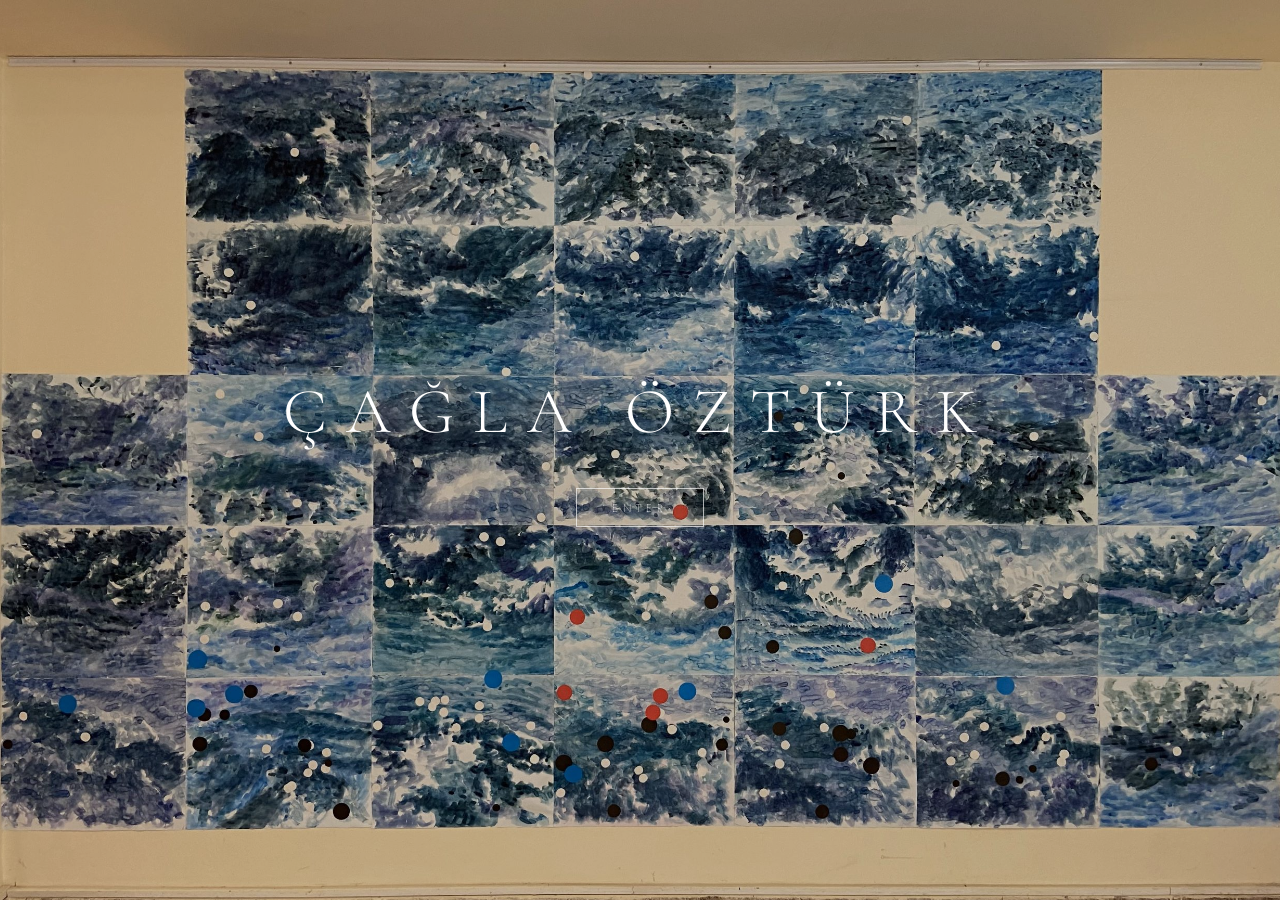
<file: index.html>
<!DOCTYPE html>
<html lang="en">
<head>
  <meta charset="UTF-8">
  <meta name="viewport" content="width=device-width, initial-scale=1.0">
  <title>Çağla Öztürk — Artist</title>
  <link rel="icon" type="image/svg+xml" href="favicon.svg">
  <link rel="preconnect" href="https://fonts.googleapis.com">
  <link href="https://fonts.googleapis.com/css2?family=Cormorant+Garamond:ital,wght@0,300;0,400;1,300&family=Jost:wght@200;300;400&display=swap" rel="stylesheet">
  <style>
    *, *::before, *::after { box-sizing: border-box; margin: 0; padding: 0; }

    html, body {
      width: 100%; height: 100%;
      overflow: hidden;
    }

    body {
      font-family: 'Jost', sans-serif;
      background: #f5f3ef;
    }

    .splash {
      position: relative;
      width: 100vw;
      height: 100vh;
      display: flex;
      align-items: center;
      justify-content: center;
    }

    .splash-bg {
      position: absolute;
      inset: 0;
      background-image: url('images/cagla_buyuk_Dalga-2024.jpg');
      background-size: cover;
      background-position: center;
      filter: brightness(0.78);
    }

    .splash-content {
      position: relative;
      z-index: 1;
      text-align: center;
      color: #fff;
    }

    .splash-name {
      font-family: 'Cormorant Garamond', serif;
      font-weight: 300;
      font-size: clamp(1.8rem, 5vw, 4.2rem);
      letter-spacing: 0.3em;
      text-transform: uppercase;
      margin-bottom: 2.4rem;
      text-shadow: 0 2px 24px rgba(0,0,0,0.25);
    }

    .enter-link {
      display: inline-block;
      font-family: 'Jost', sans-serif;
      font-weight: 200;
      font-size: 0.7rem;
      letter-spacing: 0.45em;
      text-transform: uppercase;
      color: #fff;
      text-decoration: none;
      border: 1px solid rgba(255,255,255,0.65);
      padding: 0.65rem 2.2rem;
      transition: background 0.35s, border-color 0.35s;
    }

    .enter-link:hover {
      background: rgba(255,255,255,0.12);
      border-color: rgba(255,255,255,0.95);
    }
  </style>
</head>
<body>
  <div class="splash">
    <div class="splash-bg"></div>
    <div class="splash-content">
      <h1 class="splash-name">Çağla Öztürk</h1>
      <a class="enter-link" href="paintings.html">Enter</a>
    </div>
  </div>
</body>
</html>
</file>
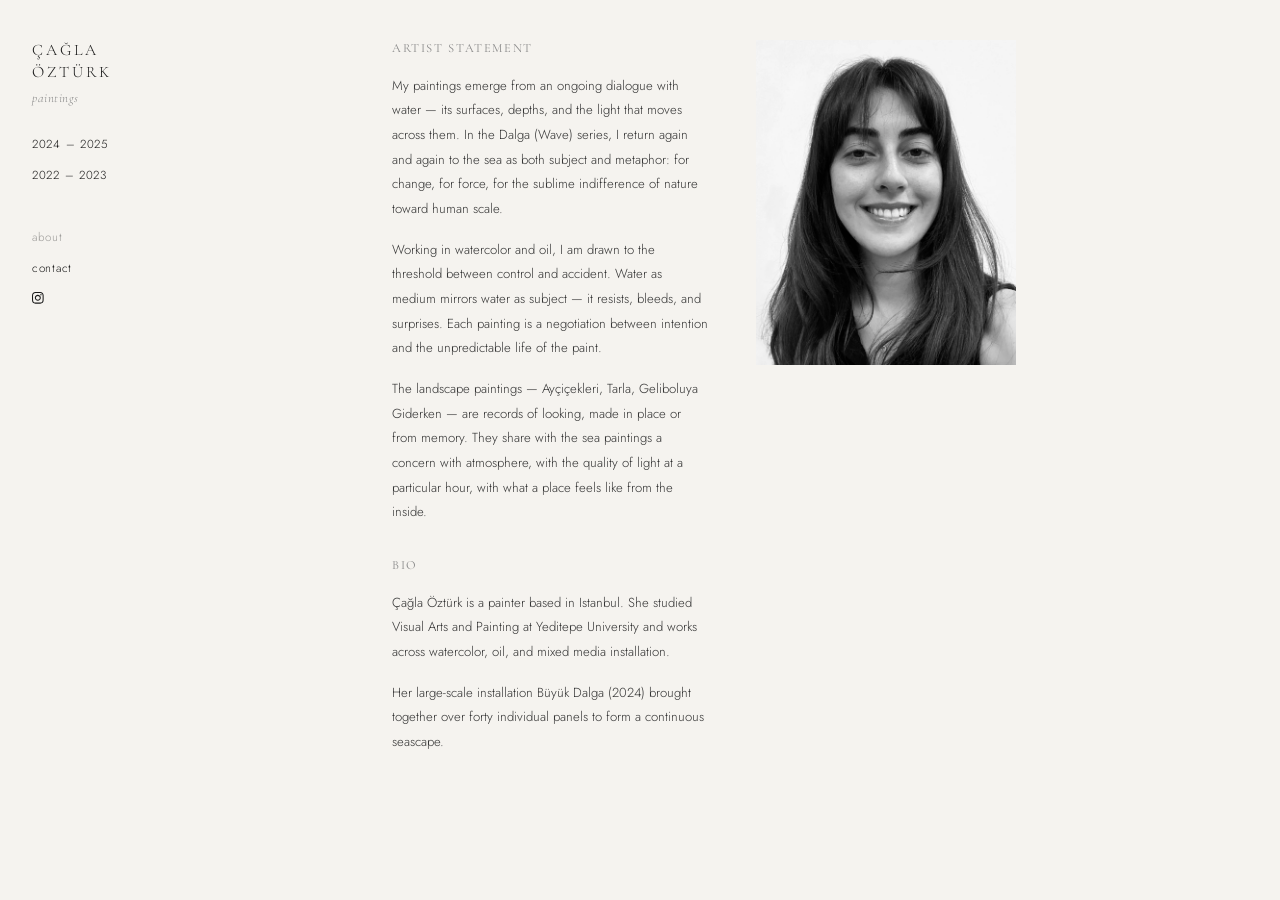
<file: about.html>
<!DOCTYPE html>
<html lang="en">
<head>
  <meta charset="UTF-8">
  <meta name="viewport" content="width=device-width, initial-scale=1.0">
  <title>About — Çağla Öztürk</title>
  <link rel="icon" type="image/svg+xml" href="favicon.svg">
  <link rel="preconnect" href="https://fonts.googleapis.com">
  <link href="https://fonts.googleapis.com/css2?family=Cormorant+Garamond:ital,wght@0,300;0,400;1,300&family=Jost:wght@200;300;400&display=swap" rel="stylesheet">
  <link rel="stylesheet" href="style.css">
  <style>
    .about-grid {
      display: grid;
      grid-template-columns: 1fr 1fr;
      gap: 3rem;
      max-width: 680px;
      width: 100%;
      align-items: start;
    }

    .about-text h2 {
      font-family: 'Cormorant Garamond', serif;
      font-weight: 400;
      font-size: 0.78rem;
      letter-spacing: 0.13em;
      text-transform: uppercase;
      color: var(--muted);
      margin-bottom: 1.1rem;
    }

    .about-text p {
      font-size: 0.82rem;
      line-height: 1.88;
      color: #333;
      margin-bottom: 1rem;
    }

    .about-photo img {
      width: 100%;
      max-width: 260px;
      display: block;
    }

    @media (max-width: 600px) {
      .about-grid {
        grid-template-columns: 1fr;
      }
      .about-photo { order: -1; }
    }
  </style>
</head>
<body>

<div class="mobile-header">
  <a class="mobile-artist-name" href="index.html">Çağla Öztürk</a>
  <button class="menu-toggle" id="menuToggle" aria-label="Toggle menu">
    <span></span><span></span><span></span>
  </button>
</div>

<nav id="mobileNav" class="mobile-nav">
  <a href="paintings.html">2024 – 2025</a>
  <a href="paintings.html">2022 – 2023</a>
  <a href="about.html">about</a>
  <a href="contact.html">contact</a>
  <a href="https://www.instagram.com/caglaozturkk3/" target="_blank" rel="noopener" class="ig-link" aria-label="instagram">
    <svg viewBox="0 0 24 24" xmlns="http://www.w3.org/2000/svg"><path d="M12 2.163c3.204 0 3.584.012 4.85.07 3.252.148 4.771 1.691 4.919 4.919.058 1.265.069 1.645.069 4.849 0 3.205-.012 3.584-.069 4.849-.149 3.225-1.664 4.771-4.919 4.919-1.266.058-1.644.07-4.85.07-3.204 0-3.584-.012-4.849-.07-3.26-.149-4.771-1.699-4.919-4.92-.058-1.265-.07-1.644-.07-4.849 0-3.204.013-3.583.07-4.849.149-3.227 1.664-4.771 4.919-4.919 1.266-.057 1.645-.069 4.849-.069zm0-2.163c-3.259 0-3.667.014-4.947.072-4.358.2-6.78 2.618-6.98 6.98-.059 1.281-.073 1.689-.073 4.948 0 3.259.014 3.668.072 4.948.2 4.358 2.618 6.78 6.98 6.98 1.281.058 1.689.072 4.948.072 3.259 0 3.668-.014 4.948-.072 4.354-.2 6.782-2.618 6.979-6.98.059-1.28.073-1.689.073-4.948 0-3.259-.014-3.667-.072-4.947-.196-4.354-2.617-6.78-6.979-6.98-1.281-.059-1.69-.073-4.949-.073zm0 5.838c-3.403 0-6.162 2.759-6.162 6.162s2.759 6.163 6.162 6.163 6.162-2.759 6.162-6.163c0-3.403-2.759-6.162-6.162-6.162zm0 10.162c-2.209 0-4-1.79-4-4 0-2.209 1.791-4 4-4s4 1.791 4 4c0 2.21-1.791 4-4 4zm6.406-11.845c-.796 0-1.441.645-1.441 1.44s.645 1.44 1.441 1.44c.795 0 1.439-.645 1.439-1.44s-.644-1.44-1.439-1.44z"/></svg>
  </a>
</nav>

<div class="site-wrap">

  <nav class="nav-left">
    <div class="artist-name"><a href="index.html">Çağla Öztürk</a></div>
    <div class="nav-label-paintings">paintings</div>

    <ul class="nav-periods">
      <li><a href="paintings.html">2024 – 2025</a></li>
      <li><a href="paintings.html">2022 – 2023</a></li>
    </ul>

    <ul class="nav-secondary">
      <li><a href="about.html" class="active">about</a></li>
      <li><a href="contact.html">contact</a></li>
      <li>
        <a href="https://www.instagram.com/caglaozturkk3/" target="_blank" rel="noopener" class="ig-link" aria-label="instagram">
          <svg viewBox="0 0 24 24" xmlns="http://www.w3.org/2000/svg"><path d="M12 2.163c3.204 0 3.584.012 4.85.07 3.252.148 4.771 1.691 4.919 4.919.058 1.265.069 1.645.069 4.849 0 3.205-.012 3.584-.069 4.849-.149 3.225-1.664 4.771-4.919 4.919-1.266.058-1.644.07-4.85.07-3.204 0-3.584-.012-4.849-.07-3.26-.149-4.771-1.699-4.919-4.92-.058-1.265-.07-1.644-.07-4.849 0-3.204.013-3.583.07-4.849.149-3.227 1.664-4.771 4.919-4.919 1.266-.057 1.645-.069 4.849-.069zm0-2.163c-3.259 0-3.667.014-4.947.072-4.358.2-6.78 2.618-6.98 6.98-.059 1.281-.073 1.689-.073 4.948 0 3.259.014 3.668.072 4.948.2 4.358 2.618 6.78 6.98 6.98 1.281.058 1.689.072 4.948.072 3.259 0 3.668-.014 4.948-.072 4.354-.2 6.782-2.618 6.979-6.98.059-1.28.073-1.689.073-4.948 0-3.259-.014-3.667-.072-4.947-.196-4.354-2.617-6.78-6.979-6.98-1.281-.059-1.69-.073-4.949-.073zm0 5.838c-3.403 0-6.162 2.759-6.162 6.162s2.759 6.163 6.162 6.163 6.162-2.759 6.162-6.163c0-3.403-2.759-6.162-6.162-6.162zm0 10.162c-2.209 0-4-1.79-4-4 0-2.209 1.791-4 4-4s4 1.791 4 4c0 2.21-1.791 4-4 4zm6.406-11.845c-.796 0-1.441.645-1.441 1.44s.645 1.44 1.441 1.44c.795 0 1.439-.645 1.439-1.44s-.644-1.44-1.439-1.44z"/></svg>
        </a>
      </li>
    </ul>
  </nav>

  <main class="site-main">
    <div class="about-grid">

      <div class="about-text">
        <h2>Artist Statement</h2>
        <p>
          My paintings emerge from an ongoing dialogue with water — its surfaces, depths, and the light that moves across them. In the Dalga (Wave) series, I return again and again to the sea as both subject and metaphor: for change, for force, for the sublime indifference of nature toward human scale.
        </p>
        <p>
          Working in watercolor and oil, I am drawn to the threshold between control and accident. Water as medium mirrors water as subject — it resists, bleeds, and surprises. Each painting is a negotiation between intention and the unpredictable life of the paint.
        </p>
        <p>
          The landscape paintings — Ayçiçekleri, Tarla, Geliboluya Giderken — are records of looking, made in place or from memory. They share with the sea paintings a concern with atmosphere, with the quality of light at a particular hour, with what a place feels like from the inside.
        </p>

        <h2 style="margin-top: 2rem;">Bio</h2>
        <p>
          Çağla Öztürk is a painter based in Istanbul. She studied Visual Arts and Painting at Yeditepe University and works across watercolor, oil, and mixed media installation.
        </p>
        <p>
          Her large-scale installation Büyük Dalga (2024) brought together over forty individual panels to form a continuous seascape.
        </p>
      </div>

      <div class="about-photo">
        <img src="images/cagla.webp" alt="Çağla Öztürk">
      </div>

    </div>
  </main>

</div>

<script>
  const menuToggle = document.getElementById('menuToggle');
  const mobileNav  = document.getElementById('mobileNav');
  menuToggle.addEventListener('click', () => {
    const open = mobileNav.classList.toggle('open');
    menuToggle.classList.toggle('is-open', open);
  });
</script>
</body>
</html>
</file>
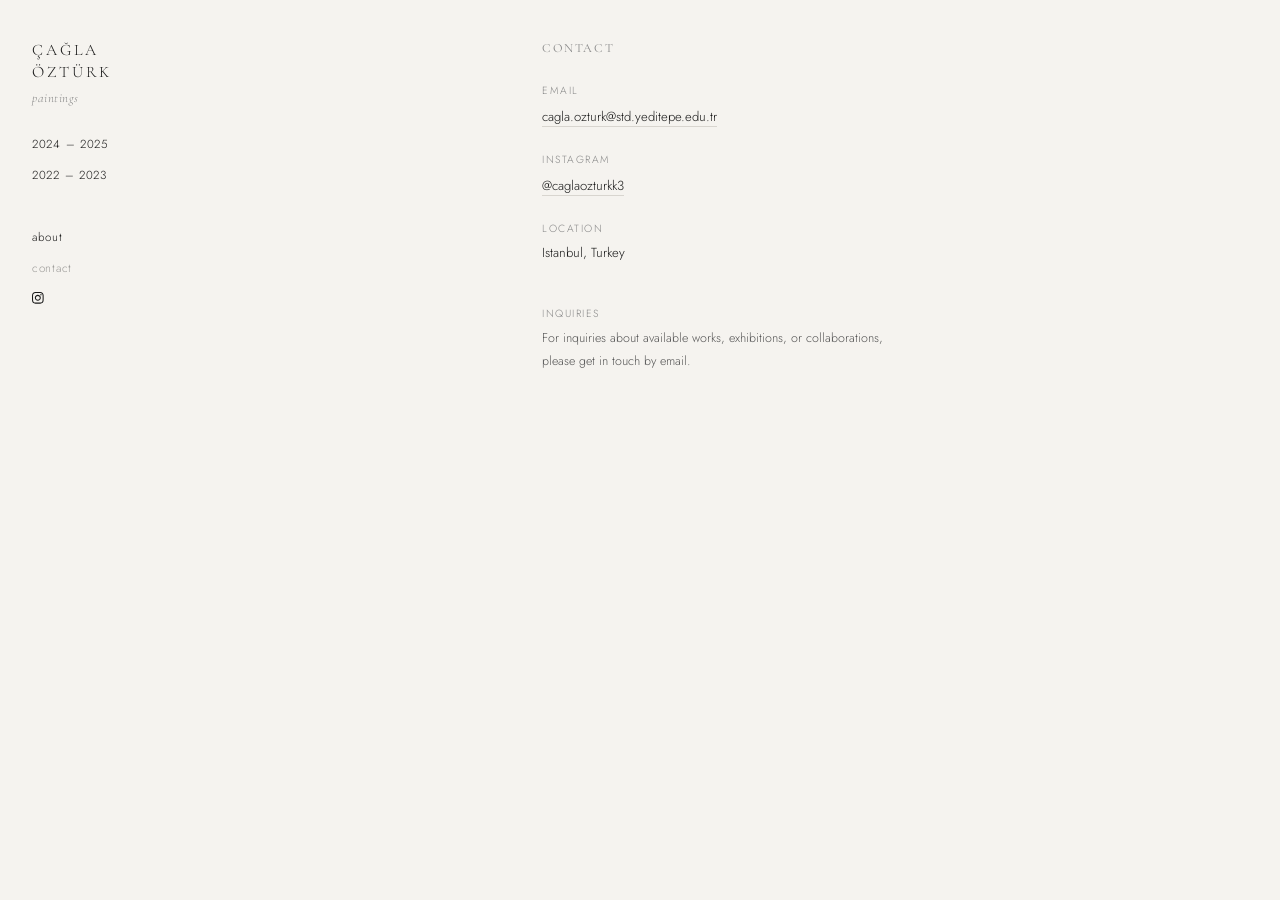
<file: contact.html>
<!DOCTYPE html>
<html lang="en">
<head>
  <meta charset="UTF-8">
  <meta name="viewport" content="width=device-width, initial-scale=1.0">
  <title>Contact — Çağla Öztürk</title>
  <link rel="icon" type="image/svg+xml" href="favicon.svg">
  <link rel="preconnect" href="https://fonts.googleapis.com">
  <link href="https://fonts.googleapis.com/css2?family=Cormorant+Garamond:ital,wght@0,300;0,400;1,300&family=Jost:wght@200;300;400&display=swap" rel="stylesheet">
  <link rel="stylesheet" href="style.css">
  <style>
    .contact-wrap {
      max-width: 380px;
      width: 100%;
    }

    .contact-wrap h2 {
      font-family: 'Cormorant Garamond', serif;
      font-weight: 400;
      font-size: 0.78rem;
      letter-spacing: 0.13em;
      text-transform: uppercase;
      color: var(--muted);
      margin-bottom: 1.6rem;
    }

    .contact-item {
      margin-bottom: 1.4rem;
    }

    .contact-item .label {
      font-size: 0.65rem;
      letter-spacing: 0.15em;
      text-transform: uppercase;
      color: var(--muted);
      margin-bottom: 0.3rem;
    }

    .contact-item a, .contact-item p {
      font-size: 0.82rem;
      line-height: 1.7;
      color: var(--text);
    }

    .contact-item a {
      border-bottom: 1px solid var(--border);
      transition: border-color 0.2s;
    }
    .contact-item a:hover {
      border-color: var(--text);
    }
  </style>
</head>
<body>

<div class="mobile-header">
  <a class="mobile-artist-name" href="index.html">Çağla Öztürk</a>
  <button class="menu-toggle" id="menuToggle" aria-label="Toggle menu">
    <span></span><span></span><span></span>
  </button>
</div>

<nav id="mobileNav" class="mobile-nav">
  <a href="paintings.html">2024 – 2025</a>
  <a href="paintings.html">2022 – 2023</a>
  <a href="about.html">about</a>
  <a href="contact.html">contact</a>
  <a href="https://www.instagram.com/caglaozturkk3/" target="_blank" rel="noopener" class="ig-link" aria-label="instagram">
    <svg viewBox="0 0 24 24" xmlns="http://www.w3.org/2000/svg"><path d="M12 2.163c3.204 0 3.584.012 4.85.07 3.252.148 4.771 1.691 4.919 4.919.058 1.265.069 1.645.069 4.849 0 3.205-.012 3.584-.069 4.849-.149 3.225-1.664 4.771-4.919 4.919-1.266.058-1.644.07-4.85.07-3.204 0-3.584-.012-4.849-.07-3.26-.149-4.771-1.699-4.919-4.92-.058-1.265-.07-1.644-.07-4.849 0-3.204.013-3.583.07-4.849.149-3.227 1.664-4.771 4.919-4.919 1.266-.057 1.645-.069 4.849-.069zm0-2.163c-3.259 0-3.667.014-4.947.072-4.358.2-6.78 2.618-6.98 6.98-.059 1.281-.073 1.689-.073 4.948 0 3.259.014 3.668.072 4.948.2 4.358 2.618 6.78 6.98 6.98 1.281.058 1.689.072 4.948.072 3.259 0 3.668-.014 4.948-.072 4.354-.2 6.782-2.618 6.979-6.98.059-1.28.073-1.689.073-4.948 0-3.259-.014-3.667-.072-4.947-.196-4.354-2.617-6.78-6.979-6.98-1.281-.059-1.69-.073-4.949-.073zm0 5.838c-3.403 0-6.162 2.759-6.162 6.162s2.759 6.163 6.162 6.163 6.162-2.759 6.162-6.163c0-3.403-2.759-6.162-6.162-6.162zm0 10.162c-2.209 0-4-1.79-4-4 0-2.209 1.791-4 4-4s4 1.791 4 4c0 2.21-1.791 4-4 4zm6.406-11.845c-.796 0-1.441.645-1.441 1.44s.645 1.44 1.441 1.44c.795 0 1.439-.645 1.439-1.44s-.644-1.44-1.439-1.44z"/></svg>
  </a>
</nav>

<div class="site-wrap">

  <nav class="nav-left">
    <div class="artist-name"><a href="index.html">Çağla Öztürk</a></div>
    <div class="nav-label-paintings">paintings</div>

    <ul class="nav-periods">
      <li><a href="paintings.html">2024 – 2025</a></li>
      <li><a href="paintings.html">2022 – 2023</a></li>
    </ul>

    <ul class="nav-secondary">
      <li><a href="about.html">about</a></li>
      <li><a href="contact.html" class="active">contact</a></li>
      <li>
        <a href="https://www.instagram.com/caglaozturkk3/" target="_blank" rel="noopener" class="ig-link" aria-label="instagram">
          <svg viewBox="0 0 24 24" xmlns="http://www.w3.org/2000/svg"><path d="M12 2.163c3.204 0 3.584.012 4.85.07 3.252.148 4.771 1.691 4.919 4.919.058 1.265.069 1.645.069 4.849 0 3.205-.012 3.584-.069 4.849-.149 3.225-1.664 4.771-4.919 4.919-1.266.058-1.644.07-4.85.07-3.204 0-3.584-.012-4.849-.07-3.26-.149-4.771-1.699-4.919-4.92-.058-1.265-.07-1.644-.07-4.849 0-3.204.013-3.583.07-4.849.149-3.227 1.664-4.771 4.919-4.919 1.266-.057 1.645-.069 4.849-.069zm0-2.163c-3.259 0-3.667.014-4.947.072-4.358.2-6.78 2.618-6.98 6.98-.059 1.281-.073 1.689-.073 4.948 0 3.259.014 3.668.072 4.948.2 4.358 2.618 6.78 6.98 6.98 1.281.058 1.689.072 4.948.072 3.259 0 3.668-.014 4.948-.072 4.354-.2 6.782-2.618 6.979-6.98.059-1.28.073-1.689.073-4.948 0-3.259-.014-3.667-.072-4.947-.196-4.354-2.617-6.78-6.979-6.98-1.281-.059-1.69-.073-4.949-.073zm0 5.838c-3.403 0-6.162 2.759-6.162 6.162s2.759 6.163 6.162 6.163 6.162-2.759 6.162-6.163c0-3.403-2.759-6.162-6.162-6.162zm0 10.162c-2.209 0-4-1.79-4-4 0-2.209 1.791-4 4-4s4 1.791 4 4c0 2.21-1.791 4-4 4zm6.406-11.845c-.796 0-1.441.645-1.441 1.44s.645 1.44 1.441 1.44c.795 0 1.439-.645 1.439-1.44s-.644-1.44-1.439-1.44z"/></svg>
        </a>
      </li>
    </ul>
  </nav>

  <main class="site-main">
    <div class="contact-wrap">
      <h2>Contact</h2>

      <div class="contact-item">
        <p class="label">Email</p>
        <a href="mailto:cagla.ozturk@std.yeditepe.edu.tr">cagla.ozturk@std.yeditepe.edu.tr</a>
      </div>

      <div class="contact-item">
        <p class="label">Instagram</p>
        <a href="https://www.instagram.com/caglaozturkk3/" target="_blank" rel="noopener">@caglaozturkk3</a>
      </div>

      <div class="contact-item">
        <p class="label">Location</p>
        <p>Istanbul, Turkey</p>
      </div>

      <div class="contact-item" style="margin-top: 2.5rem;">
        <p class="label">Inquiries</p>
        <p style="font-size: 0.78rem; line-height: 1.8; color: #555;">
          For inquiries about available works, exhibitions, or collaborations,<br>
          please get in touch by email.
        </p>
      </div>
    </div>
  </main>

</div>

<script>
  const menuToggle = document.getElementById('menuToggle');
  const mobileNav  = document.getElementById('mobileNav');
  menuToggle.addEventListener('click', () => {
    const open = mobileNav.classList.toggle('open');
    menuToggle.classList.toggle('is-open', open);
  });
</script>
</body>
</html>
</file>
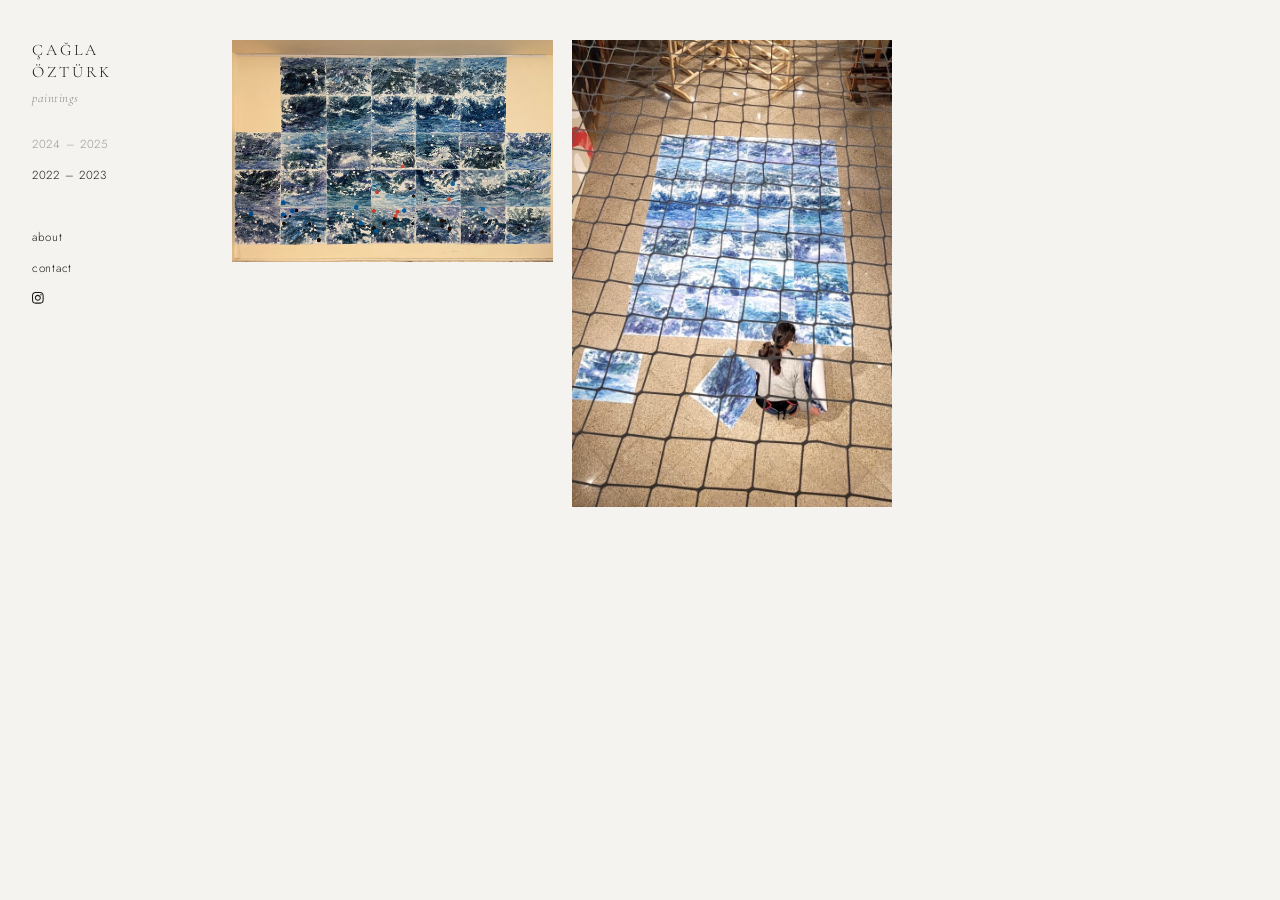
<file: paintings.html>
<!DOCTYPE html>
<html lang="en">
<head>
  <meta charset="UTF-8">
  <meta name="viewport" content="width=device-width, initial-scale=1.0">
  <title>Paintings — Çağla Öztürk</title>
  <link rel="icon" type="image/svg+xml" href="favicon.svg">
  <link rel="preconnect" href="https://fonts.googleapis.com">
  <link href="https://fonts.googleapis.com/css2?family=Cormorant+Garamond:ital,wght@0,300;0,400;1,300&family=Jost:wght@200;300;400&display=swap" rel="stylesheet">
  <link rel="stylesheet" href="style.css">
  <style>
    .site-main {
      align-items: flex-start;
    }

    /* ── Grid view ───────────────────────────── */
    .grid-view {
      display: grid;
      grid-template-columns: repeat(3, 1fr);
      gap: 1.2rem;
      width: 100%;
      align-items: start;
    }

    .grid-item {
      cursor: pointer;
      overflow: hidden;
      background: #e8e5df;
    }
    .grid-item img {
      width: 100%;
      height: auto;
      display: block;
      transition: opacity 0.3s, transform 0.4s;
    }
    .grid-item:hover img {
      opacity: 0.82;
      transform: scale(1.02);
    }

    /* ── Single view ─────────────────────────── */
    .single-view {
      position: relative;
      min-height: calc(100vh - 6rem);
      display: flex;
      align-items: center;
      justify-content: center;
      width: 100%;
      padding: 2.5rem 3rem;
    }

    .image-row {
      display: flex;
      align-items: center;
      gap: 1.2rem;
      max-width: 100%;
    }

    .single-image {
      max-height: 76vh;
      max-width: calc(100% - 8rem);
      object-fit: contain;
      display: block;
    }

    .slide-nav {
      background: none;
      border: none;
      cursor: pointer;
      font-family: 'Jost', sans-serif;
      font-weight: 200;
      font-size: 0.82rem;
      letter-spacing: 0.08em;
      color: var(--text);
      opacity: 0.3;
      transition: opacity 0.2s;
      padding: 0.5rem;
      flex-shrink: 0;
      white-space: nowrap;
    }
    .slide-nav:hover { opacity: 0.9; }

    .painting-caption {
      position: absolute;
      bottom: 0;
      left: 0;
    }
    .painting-caption .p-title {
      font-family: 'Cormorant Garamond', serif;
      font-weight: 600;
      font-size: 0.92rem;
      letter-spacing: 0.04em;
    }
    .painting-caption .p-meta {
      font-size: 0.7rem;
      color: var(--muted);
      margin-top: 0.25rem;
      letter-spacing: 0.05em;
    }

    .back-btn {
      position: absolute;
      top: 0;
      left: 0;
      background: none;
      border: none;
      cursor: pointer;
      font-family: 'Jost', sans-serif;
      font-weight: 200;
      font-size: 0.68rem;
      letter-spacing: 0.14em;
      text-transform: lowercase;
      color: var(--muted);
      transition: color 0.2s;
      padding: 0;
    }
    .back-btn:hover { color: var(--text); }

    /* ── Mobile overrides ────────────────────── */
    @media (max-width: 760px) {
      .grid-view {
        grid-template-columns: 1fr;
        gap: 0.7rem;
      }

      .single-view { padding: 2rem 0.5rem 3rem; min-height: calc(100vh - 6rem); }
      .image-row { gap: 0; }
      .single-image { max-width: 100%; max-height: 74vh; cursor: pointer; }
      .slide-nav { display: none; }
    }
  </style>
</head>
<body>

<div class="mobile-header">
  <a class="mobile-artist-name" href="index.html">Çağla Öztürk</a>
  <button class="menu-toggle" id="menuToggle" aria-label="Toggle menu">
    <span></span><span></span><span></span>
  </button>
</div>

<nav id="mobileNav" class="mobile-nav">
  <a href="#" onclick="selectPeriodMobile('2024'); return false;">2024 – 2025</a>
  <a href="#" onclick="selectPeriodMobile('2022-2023'); return false;">2022 – 2023</a>
  <a href="about.html">about</a>
  <a href="contact.html">contact</a>
  <a href="https://www.instagram.com/caglaozturkk3/" target="_blank" rel="noopener" class="ig-link" aria-label="instagram">
    <svg viewBox="0 0 24 24" xmlns="http://www.w3.org/2000/svg"><path d="M12 2.163c3.204 0 3.584.012 4.85.07 3.252.148 4.771 1.691 4.919 4.919.058 1.265.069 1.645.069 4.849 0 3.205-.012 3.584-.069 4.849-.149 3.225-1.664 4.771-4.919 4.919-1.266.058-1.644.07-4.85.07-3.204 0-3.584-.012-4.849-.07-3.26-.149-4.771-1.699-4.919-4.92-.058-1.265-.07-1.644-.07-4.849 0-3.204.013-3.583.07-4.849.149-3.227 1.664-4.771 4.919-4.919 1.266-.057 1.645-.069 4.849-.069zm0-2.163c-3.259 0-3.667.014-4.947.072-4.358.2-6.78 2.618-6.98 6.98-.059 1.281-.073 1.689-.073 4.948 0 3.259.014 3.668.072 4.948.2 4.358 2.618 6.78 6.98 6.98 1.281.058 1.689.072 4.948.072 3.259 0 3.668-.014 4.948-.072 4.354-.2 6.782-2.618 6.979-6.98.059-1.28.073-1.689.073-4.948 0-3.259-.014-3.667-.072-4.947-.196-4.354-2.617-6.78-6.979-6.98-1.281-.059-1.69-.073-4.949-.073zm0 5.838c-3.403 0-6.162 2.759-6.162 6.162s2.759 6.163 6.162 6.163 6.162-2.759 6.162-6.163c0-3.403-2.759-6.162-6.162-6.162zm0 10.162c-2.209 0-4-1.79-4-4 0-2.209 1.791-4 4-4s4 1.791 4 4c0 2.21-1.791 4-4 4zm6.406-11.845c-.796 0-1.441.645-1.441 1.44s.645 1.44 1.441 1.44c.795 0 1.439-.645 1.439-1.44s-.644-1.44-1.439-1.44z"/></svg>
  </a>
</nav>

<div class="site-wrap">

  <nav class="nav-left">
    <div class="artist-name"><a href="index.html">Çağla Öztürk</a></div>
    <div class="nav-label-paintings">paintings</div>

    <ul class="nav-periods" id="periodNav">
      <li><a href="#" class="active" data-period="2024" onclick="selectPeriod('2024'); return false;">2024 – 2025</a></li>
      <li><a href="#" data-period="2022-2023" onclick="selectPeriod('2022-2023'); return false;">2022 – 2023</a></li>
    </ul>

    <ul class="nav-secondary">
      <li><a href="about.html">about</a></li>
      <li><a href="contact.html">contact</a></li>
      <li>
        <a href="https://www.instagram.com/caglaozturkk3/" target="_blank" rel="noopener" class="ig-link" aria-label="instagram">
          <svg viewBox="0 0 24 24" xmlns="http://www.w3.org/2000/svg"><path d="M12 2.163c3.204 0 3.584.012 4.85.07 3.252.148 4.771 1.691 4.919 4.919.058 1.265.069 1.645.069 4.849 0 3.205-.012 3.584-.069 4.849-.149 3.225-1.664 4.771-4.919 4.919-1.266.058-1.644.07-4.85.07-3.204 0-3.584-.012-4.849-.07-3.26-.149-4.771-1.699-4.919-4.92-.058-1.265-.07-1.644-.07-4.849 0-3.204.013-3.583.07-4.849.149-3.227 1.664-4.771 4.919-4.919 1.266-.057 1.645-.069 4.849-.069zm0-2.163c-3.259 0-3.667.014-4.947.072-4.358.2-6.78 2.618-6.98 6.98-.059 1.281-.073 1.689-.073 4.948 0 3.259.014 3.668.072 4.948.2 4.358 2.618 6.78 6.98 6.98 1.281.058 1.689.072 4.948.072 3.259 0 3.668-.014 4.948-.072 4.354-.2 6.782-2.618 6.979-6.98.059-1.28.073-1.689.073-4.948 0-3.259-.014-3.667-.072-4.947-.196-4.354-2.617-6.78-6.979-6.98-1.281-.059-1.69-.073-4.949-.073zm0 5.838c-3.403 0-6.162 2.759-6.162 6.162s2.759 6.163 6.162 6.163 6.162-2.759 6.162-6.163c0-3.403-2.759-6.162-6.162-6.162zm0 10.162c-2.209 0-4-1.79-4-4 0-2.209 1.791-4 4-4s4 1.791 4 4c0 2.21-1.791 4-4 4zm6.406-11.845c-.796 0-1.441.645-1.441 1.44s.645 1.44 1.441 1.44c.795 0 1.439-.645 1.439-1.44s-.644-1.44-1.439-1.44z"/></svg>
        </a>
      </li>
    </ul>
  </nav>

  <main class="site-main" id="siteMain"></main>

</div>

<script>
  const ALL_PAINTINGS = [
    { src: 'images/cagla_buyuk_Dalga-2024.jpg',       title: 'Büyük Dalga',            size: 'dimensions variable', material: 'mixed media installation', year: '2024', period: '2024' },
    { src: 'images/cagla_Resim_buyuk-Dalga-2024.jpg', title: 'Büyük Dalga (detail)',    size: 'dimensions variable', material: 'mixed media installation', year: '2024', period: '2024' },
    { src: 'images/1_dalga_2023.webp',                title: 'Dalga I',                size: '30 × 40 cm',          material: 'watercolor on paper',      year: '2023', period: '2022-2023' },
    { src: 'images/2_dalga_2023.webp',                title: 'Dalga II',               size: '30 × 40 cm',          material: 'watercolor on paper',      year: '2023', period: '2022-2023' },
    { src: 'images/3_dalga_2023.webp',                title: 'Dalga III',              size: '30 × 40 cm',          material: 'watercolor on paper',      year: '2023', period: '2022-2023' },
    { src: 'images/4_dalga_2023.webp',                title: 'Dalga IV',               size: '30 × 40 cm',          material: 'watercolor on paper',      year: '2023', period: '2022-2023' },
    { src: 'images/5_dalga_2023.webp',                title: 'Dalga V',                size: '30 × 40 cm',          material: 'watercolor on paper',      year: '2023', period: '2022-2023' },
    { src: 'images/6_dalga_2023.webp',                title: 'Dalga VI',               size: '30 × 40 cm',          material: 'watercolor on paper',      year: '2023', period: '2022-2023' },
    { src: 'images/agarmis_mercanlar_2023.webp',      title: 'Ağarmış Mercanlar',      size: '60 × 80 cm',          material: 'oil on canvas',            year: '2023', period: '2022-2023' },
    { src: 'images/aycicekleri_2022.webp',            title: 'Ayçiçekleri',            size: '40 × 50 cm',          material: 'watercolor on paper',      year: '2022', period: '2022-2023' },
    { src: 'images/tarla_2022.webp',                  title: 'Tarla',                  size: '40 × 50 cm',          material: 'watercolor on paper',      year: '2022', period: '2022-2023' },
    { src: 'images/1_geliboluya_giderken_2022.webp',  title: 'Geliboluya Giderken I',  size: '30 × 40 cm',          material: 'watercolor on paper',      year: '2022', period: '2022-2023' },
    { src: 'images/2_geliboluya_giderken_2022.webp',  title: 'Geliboluya Giderken II', size: '30 × 40 cm',          material: 'watercolor on paper',      year: '2022', period: '2022-2023' },
  ];

  let currentPeriod = '2024';
  let currentIndex = 0;
  let mode = 'grid';
  let periodPaintings = [];

  function selectPeriod(period) {
    document.querySelectorAll('.nav-periods a').forEach(a => {
      a.classList.toggle('active', a.dataset.period === period);
    });
    currentPeriod = period;
    currentIndex = 0;
    periodPaintings = ALL_PAINTINGS.filter(p => p.period === period);
    renderGrid();
  }

  function selectPeriodMobile(period) {
    mobileNav.classList.remove('open');
    menuToggle.classList.remove('is-open');
    selectPeriod(period);
  }

  function renderGrid() {
    mode = 'grid';
    const main = document.getElementById('siteMain');
    main.innerHTML = '';

    const grid = document.createElement('div');
    grid.className = 'grid-view';

    periodPaintings.forEach((p, i) => {
      const item = document.createElement('div');
      item.className = 'grid-item';
      item.onclick = () => openSingle(i);

      const img = document.createElement('img');
      img.src = p.src;
      img.alt = p.title;
      img.loading = 'lazy';

      item.appendChild(img);
      grid.appendChild(item);
    });

    main.appendChild(grid);
  }

  function openSingle(index) {
    mode = 'single';
    currentIndex = index;
    renderSingle();
  }

  function renderSingle() {
    const p = periodPaintings[currentIndex];
    const main = document.getElementById('siteMain');
    main.innerHTML = '';

    const wrap = document.createElement('div');
    wrap.className = 'single-view';

    const backBtn = document.createElement('button');
    backBtn.className = 'back-btn';
    backBtn.textContent = '← show thumbnails';
    backBtn.onclick = renderGrid;

    const imageRow = document.createElement('div');
    imageRow.className = 'image-row';

    const prevBtn = document.createElement('button');
    prevBtn.className = 'slide-nav';
    prevBtn.innerHTML = '←<span class="nav-text"> prev</span>';
    prevBtn.onclick = () => { currentIndex = (currentIndex - 1 + periodPaintings.length) % periodPaintings.length; renderSingle(); };

    const img = document.createElement('img');
    img.className = 'single-image';
    img.src = p.src;
    img.alt = p.title;
    img.addEventListener('click', e => {
      const half = img.getBoundingClientRect().width / 2;
      const clickX = e.clientX - img.getBoundingClientRect().left;
      if (clickX < half) {
        currentIndex = (currentIndex - 1 + periodPaintings.length) % periodPaintings.length;
      } else {
        currentIndex = (currentIndex + 1) % periodPaintings.length;
      }
      renderSingle();
    });

    const nextBtn = document.createElement('button');
    nextBtn.className = 'slide-nav';
    nextBtn.innerHTML = '<span class="nav-text">next </span>→';
    nextBtn.onclick = () => { currentIndex = (currentIndex + 1) % periodPaintings.length; renderSingle(); };

    imageRow.appendChild(prevBtn);
    imageRow.appendChild(img);
    imageRow.appendChild(nextBtn);

    const caption = document.createElement('div');
    caption.className = 'painting-caption';
    caption.innerHTML = `<div class="p-title">${p.title}</div><div class="p-meta">${p.size} &nbsp;·&nbsp; ${p.material} &nbsp;·&nbsp; ${p.year}</div>`;

    wrap.appendChild(backBtn);
    wrap.appendChild(imageRow);
    wrap.appendChild(caption);
    main.appendChild(wrap);
  }

  const menuToggle = document.getElementById('menuToggle');
  const mobileNav  = document.getElementById('mobileNav');

  menuToggle.addEventListener('click', () => {
    const open = mobileNav.classList.toggle('open');
    menuToggle.classList.toggle('is-open', open);
  });

  document.addEventListener('keydown', e => {
    if (mode !== 'single') return;
    if (e.key === 'ArrowLeft')  { currentIndex = (currentIndex - 1 + periodPaintings.length) % periodPaintings.length; renderSingle(); }
    if (e.key === 'ArrowRight') { currentIndex = (currentIndex + 1) % periodPaintings.length; renderSingle(); }
    if (e.key === 'Escape')     renderGrid();
  });

  periodPaintings = ALL_PAINTINGS.filter(p => p.period === '2024');
  renderGrid();
</script>
</body>
</html>
</file>
<file: style.css>
/* ── Reset ───────────────────────────────────── */
*, *::before, *::after { box-sizing: border-box; margin: 0; padding: 0; }

/* ── Tokens ──────────────────────────────────── */
:root {
  --bg:     #f5f3ef;
  --text:   #1a1a1a;
  --muted:  #888;
  --border: #d8d5cf;
  --nav-w:  200px;
}

/* ── Base ────────────────────────────────────── */
html { font-size: 16px; }

body {
  font-family: 'Jost', sans-serif;
  font-weight: 300;
  background: var(--bg);
  color: var(--text);
  min-height: 100vh;
}

a { color: inherit; text-decoration: none; }

/* ── Layout shell ────────────────────────────── */
.site-wrap {
  display: grid;
  grid-template-columns: var(--nav-w) 1fr;
  min-height: 100vh;
}

/* ── Left nav ────────────────────────────────── */
.nav-left {
  padding: 2.5rem 1.5rem 2rem 2rem;
  display: flex;
  flex-direction: column;
}

.artist-name {
  font-family: 'Cormorant Garamond', serif;
  font-weight: 300;
  font-size: 1rem;
  letter-spacing: 0.18em;
  text-transform: uppercase;
  line-height: 1.35;
}
.artist-name a { transition: opacity 0.2s; }
.artist-name a:hover { opacity: 0.55; }

.nav-label-paintings {
  font-family: 'Cormorant Garamond', serif;
  font-style: italic;
  font-weight: 300;
  font-size: 0.8rem;
  color: var(--muted);
  margin-top: 0.4rem;
  letter-spacing: 0.04em;
}

.nav-periods {
  list-style: none;
  margin-top: 1.6rem;
}
.nav-periods li + li { margin-top: 0.5rem; }
.nav-periods a {
  font-size: 0.73rem;
  letter-spacing: 0.06em;
  color: var(--text);
  transition: opacity 0.2s;
}
.nav-periods a:hover,
.nav-periods a.active { opacity: 0.4; }

.nav-secondary {
  list-style: none;
  margin-top: 2.4rem;
}
.nav-secondary li + li { margin-top: 0.55rem; }
.nav-secondary a {
  font-size: 0.73rem;
  letter-spacing: 0.06em;
  color: var(--text);
  transition: opacity 0.2s;
  display: inline-flex;
  align-items: center;
}
.nav-secondary a:hover,
.nav-secondary a.active { opacity: 0.4; }

/* instagram icon inherits font-size of its list item */
.ig-link svg {
  width: 1em;
  height: 1em;
  fill: currentColor;
}

/* ── Main content area ───────────────────────── */
.site-main {
  padding: 2.5rem 3rem 4rem 2rem;
  display: flex;
  flex-direction: column;
  align-items: center;
}

/* ── Mobile header bar ───────────────────────── */
.mobile-header {
  display: none;
  position: fixed;
  top: 0; left: 0; right: 0;
  height: 48px;
  background: var(--bg);
  z-index: 200;
  align-items: center;
  justify-content: space-between;
  padding: 0 0.6rem 0 1.2rem;
  border-bottom: 1px solid var(--border);
}

.mobile-artist-name {
  font-family: 'Cormorant Garamond', serif;
  font-weight: 300;
  font-size: 0.8rem;
  letter-spacing: 0.22em;
  text-transform: uppercase;
  color: var(--text);
}

/* ── Hamburger toggle ────────────────────────── */
.menu-toggle {
  background: none;
  border: none;
  cursor: pointer;
  padding: 0.5rem;
}
.menu-toggle span {
  display: block;
  width: 20px;
  height: 1px;
  background: var(--text);
  margin: 5px 0;
  transition: transform 0.3s, opacity 0.3s;
}
.menu-toggle.is-open span:nth-child(1) { transform: translateY(6px) rotate(45deg); }
.menu-toggle.is-open span:nth-child(2) { opacity: 0; }
.menu-toggle.is-open span:nth-child(3) { transform: translateY(-6px) rotate(-45deg); }

/* ── Mobile overlay nav ──────────────────────── */
.mobile-nav {
  display: none;
  position: fixed;
  top: 48px; left: 0; right: 0; bottom: 0;
  background: var(--bg);
  z-index: 190;
  flex-direction: column;
  align-items: center;
  justify-content: center;
  gap: 1.4rem;
}
.mobile-nav.open { display: flex; }
.mobile-nav a {
  font-size: 0.9rem;
  letter-spacing: 0.12em;
  color: var(--text);
  transition: opacity 0.2s;
  display: inline-flex;
  align-items: center;
  gap: 0.4rem;
}
.mobile-nav a:hover { opacity: 0.4; }
.mobile-nav .ig-link svg {
  width: 1em;
  height: 1em;
}

/* ── Responsive ──────────────────────────────── */
@media (max-width: 760px) {
  .mobile-header { display: flex; }

  .site-wrap {
    grid-template-columns: 1fr;
  }
  .nav-left { display: none; }

  .site-main {
    grid-column: 1;
    padding: 1.5rem 1rem 4rem;
    padding-top: calc(48px + 1.5rem);
    align-items: flex-start;
  }
}
</file>
